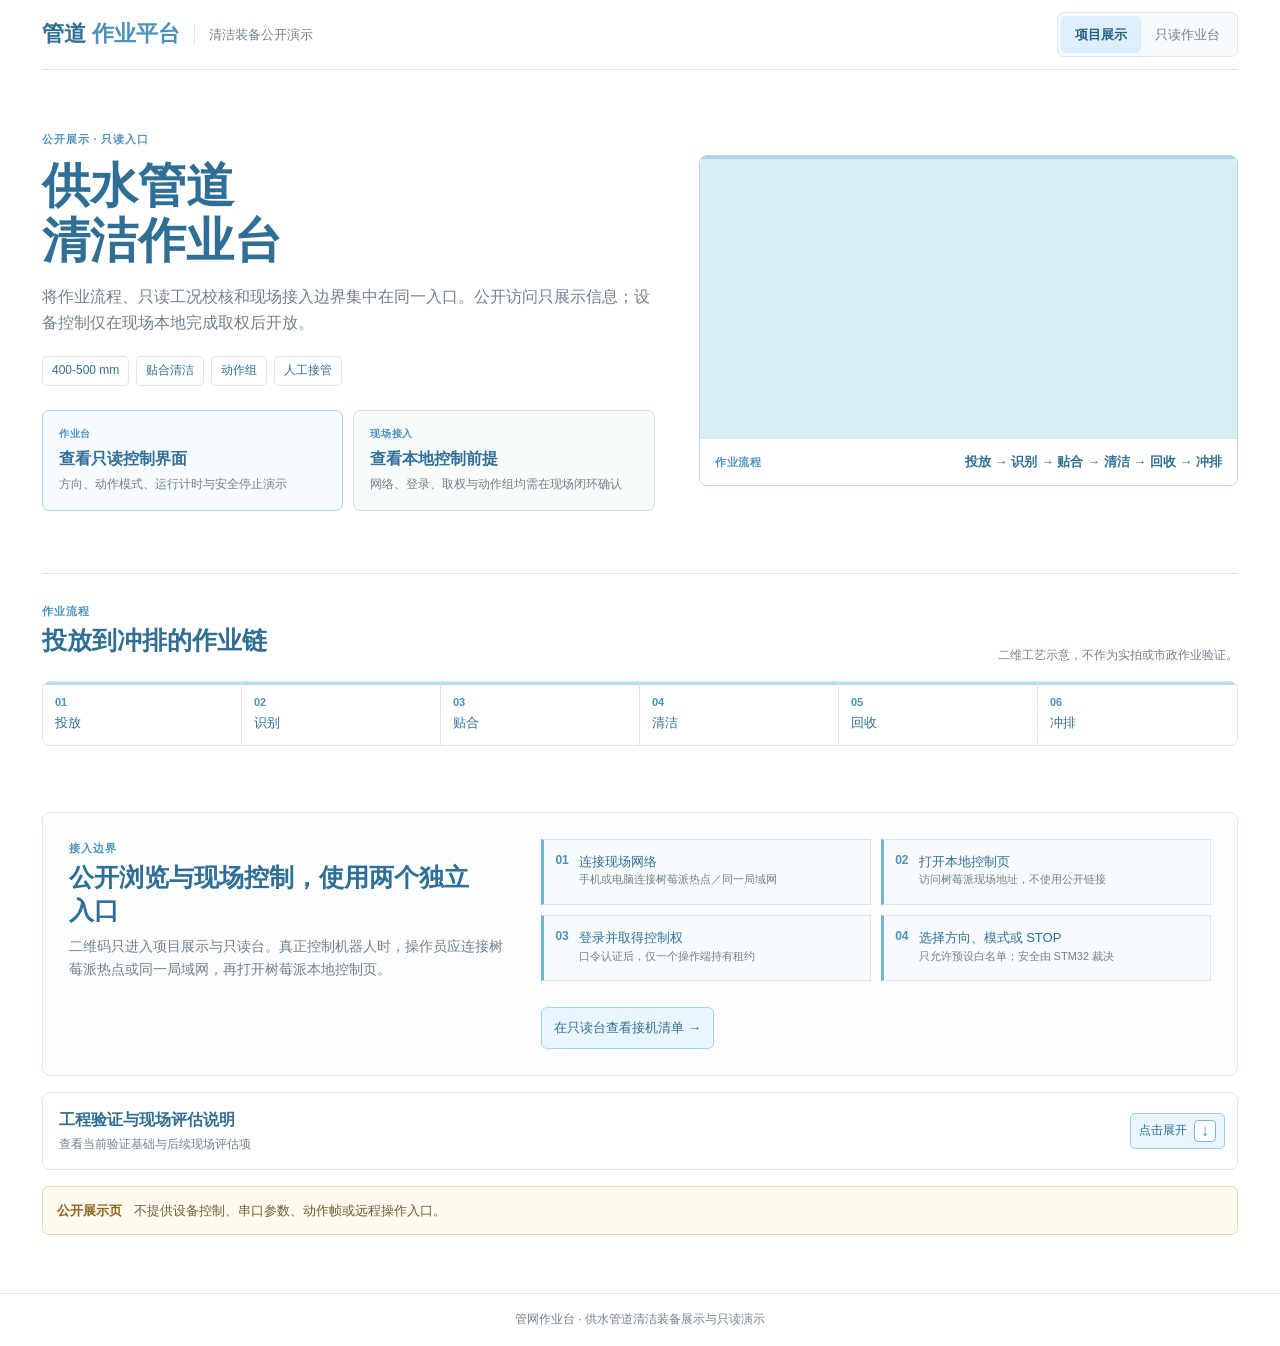
<file: index.html>
<!doctype html>
<html lang="zh-CN">
<head>
  <meta charset="utf-8">
  <meta name="viewport" content="width=device-width, initial-scale=1, viewport-fit=cover">
  <meta name="description" content="供水管道清洁装备公开展示页">
  <meta name="theme-color" content="#ffffff">
  <link rel="icon" href="data:,">
  <title>管道作业平台 | 清洁装备公开演示</title>
  <link rel="stylesheet" href="styles.css">
  <link rel="stylesheet" href="tone.css">
  <link rel="stylesheet" href="video.css">
</head>
<body>
  <main id="siteShell">
    <nav aria-label="站点导航"><a class="brand" href="#top">管道 <strong>作业平台</strong></a><span>清洁装备公开演示</span><div class="mode-switch" role="group" aria-label="页面模式"><button class="mode active" data-mode="showcase">项目展示</button><button class="mode" data-mode="console">只读作业台</button></div></nav>
    <section id="showcase" class="mode-view active">
    <header id="top" class="intro">
      <div class="intro-grid">
        <div class="intro-copy">
          <p class="eyebrow">公开展示 · 只读入口</p>
          <h1>供水管道<br>清洁作业台</h1>
          <p class="lead">将作业流程、只读工况校核和现场接入边界集中在同一入口。公开访问只展示信息；设备控制仅在现场本地完成取权后开放。</p>
          <div class="tags"><span>400-500 mm</span><span>贴合清洁</span><span>动作组</span><span>人工接管</span></div>
          <div class="entry-grid"><button class="entry-card" data-open-console><span>作业台</span><b>查看只读控制界面</b><small>方向、动作模式、运行计时与安全停止演示</small></button><button class="entry-card local" data-open-integration><span>现场接入</span><b>查看本地控制前提</b><small>网络、登录、取权与动作组均需在现场闭环确认</small></button></div>
        </div>
        <figure class="hero-video" aria-label="管道清洁作业流程二维示意"><video autoplay muted loop playsinline preload="metadata" aria-label="投放、识别、贴合、清洁、回收、冲排的二维作业流程动画"><source src="assets/lanjing-x1-process-v2.mp4" type="video/mp4">当前浏览器不支持播放该动画视频。</video><figcaption><span>作业流程</span><b>投放 → 识别 → 贴合 → 清洁 → 回收 → 冲排</b></figcaption></figure>
      </div>
    </header>
    <section id="process" class="process-section">
      <div class="section-head"><div><p class="eyebrow">作业流程</p><h2>投放到冲排的作业链</h2></div><p>二维工艺示意，不作为实拍或市政作业验证。</p></div>
      <ol class="steps"><li><b>01</b><span>投放</span></li><li><b>02</b><span>识别</span></li><li><b>03</b><span>贴合</span></li><li><b>04</b><span>清洁</span></li><li><b>05</b><span>回收</span></li><li><b>06</b><span>冲排</span></li></ol>
    </section>
    <section class="local-path" aria-label="本地控制路径说明">
      <div><p class="eyebrow">接入边界</p><h2>公开浏览与现场控制，使用两个独立入口</h2><p>二维码只进入项目展示与只读台。真正控制机器人时，操作员应连接树莓派热点或同一局域网，再打开树莓派本地控制页。</p></div>
      <ol><li><b>01</b><span>连接现场网络<small>手机或电脑连接树莓派热点／同一局域网</small></span></li><li><b>02</b><span>打开本地控制页<small>访问树莓派现场地址，不使用公开链接</small></span></li><li><b>03</b><span>登录并取得控制权<small>口令认证后，仅一个操作端持有租约</small></span></li><li><b>04</b><span>选择方向、模式或 STOP<small>只允许预设白名单；安全由 STM32 裁决</small></span></li></ol>
      <button class="local-path-link" data-open-integration>在只读台查看接机清单 →</button>
    </section>
    <details class="boundary"><summary><span><b>工程验证与现场评估说明</b><small>查看当前验证基础与后续现场评估项</small></span><i class="boundary-action" aria-hidden="true"><em class="expand-label">点击展开</em><em class="collapse-label">点击收起</em><strong class="arrow">↓</strong></i></summary><div class="boundary-grid"><article><p class="eyebrow">CURRENT BASIS</p><h2>当前项目基础</h2><ul><li>450 mm 样管已有机器人通行与演示记录。</li><li>现有链路支持云端辅助建议与人工动作组接管。</li><li>二维覆盖分析与流程动画用于竞赛表达。</li></ul></article><article><p class="eyebrow">NEXT GATE</p><h2>现场评估要点</h2><ul><li>阀门隔离、残余压力、排水与应急回收条件。</li><li>水密、漏水、低压、过流、卡滞的实测记录。</li><li>真实摄像头、串口回读和市政准入条件。</li></ul></article></div></details>
    <section class="notice"><b>公开展示页</b><span>不提供设备控制、串口参数、动作帧或远程操作入口。</span></section>
    </section>
    <section id="console" class="mode-view console-preview" aria-label="只读作业台预览">
      <div class="console-frame"><iframe id="consoleFrame" title="管网作业台只读界面" src="console/"></iframe></div>
    </section>
  </main>
  <footer>管网作业台 · 供水管道清洁装备展示与只读演示</footer>
  <script src="site.js"></script>
</body>
</html>
</file>
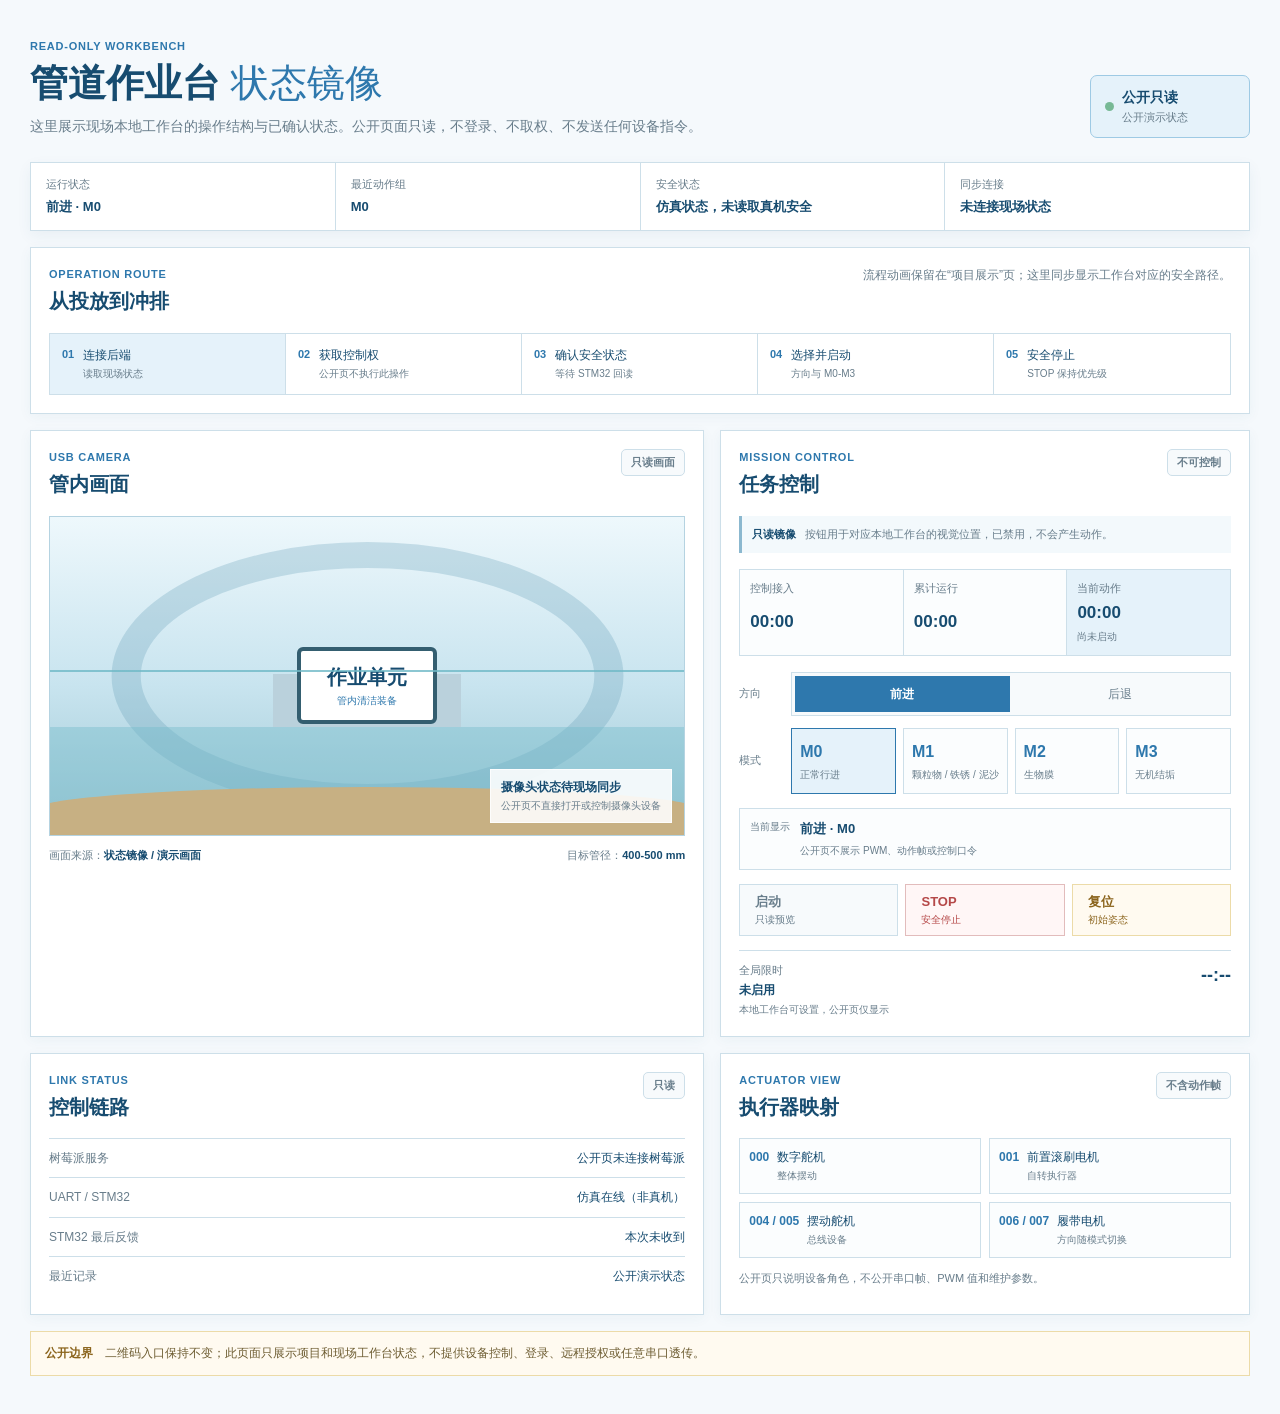
<file: console/index.html>
<!doctype html>
<html lang="zh-CN">
<head>
  <meta charset="utf-8">
  <meta name="viewport" content="width=device-width, initial-scale=1, viewport-fit=cover">
  <meta name="robots" content="noindex">
  <meta name="state-endpoint" content="">
  <title>只读作业台 | 管道作业平台</title>
  <link rel="stylesheet" href="styles.css?v=readonly-r1">
</head>
<body>
  <main class="shell">
    <header class="masthead">
      <div>
        <p class="eyebrow">READ-ONLY WORKBENCH</p>
        <h1>管道作业台 <span>状态镜像</span></h1>
        <p class="intro">这里展示现场本地工作台的操作结构与已确认状态。公开页面只读，不登录、不取权、不发送任何设备指令。</p>
      </div>
      <div class="read-only-badge"><span class="status-dot"></span><b>公开只读</b><small id="stateSource">公开演示状态</small></div>
    </header>

    <section class="status-band" aria-label="只读状态摘要">
      <div><span>运行状态</span><b id="publicRunState">演示待机</b></div>
      <div><span>最近动作组</span><b id="publicMode">STOP</b></div>
      <div><span>安全状态</span><b id="publicSafety">只读展示，安全由 STM32 裁决</b></div>
      <div><span>同步连接</span><b id="publicConnection">未连接现场状态</b></div>
    </section>

    <section class="workflow" aria-label="作业流程">
      <div class="section-heading"><div><p class="eyebrow">OPERATION ROUTE</p><h2>从投放到冲排</h2></div><p>流程动画保留在“项目展示”页；这里同步显示工作台对应的安全路径。</p></div>
      <ol>
        <li class="active"><b>01</b><span>连接后端<small>读取现场状态</small></span></li>
        <li><b>02</b><span>获取控制权<small>公开页不执行此操作</small></span></li>
        <li><b>03</b><span>确认安全状态<small>等待 STM32 回读</small></span></li>
        <li><b>04</b><span>选择并启动<small>方向与 M0-M3</small></span></li>
        <li><b>05</b><span>安全停止<small>STOP 保持优先级</small></span></li>
      </ol>
    </section>

    <section class="dashboard">
      <article class="card camera-card">
        <div class="card-heading"><div><p class="eyebrow">USB CAMERA</p><h2>管内画面</h2></div><span class="badge" id="publicCameraBadge">只读画面</span></div>
        <div class="camera-view" aria-label="公开只读摄像头状态">
          <div class="pipe-viewport"><span class="scan-line"></span><div class="pipe-ring"></div><div class="pipe-water"></div><div class="pipe-sediment"></div><div class="robot-mark"><b>作业单元</b><small>管内清洁装备</small></div></div>
          <div class="camera-placeholder"><strong id="publicCamera">摄像头状态待现场同步</strong><small>公开页不直接打开或控制摄像头设备</small></div>
        </div>
        <div class="camera-meta"><span>画面来源：<b id="publicCameraSource">状态镜像 / 演示画面</b></span><span>目标管径：<b>400-500 mm</b></span></div>
      </article>

      <article class="card control-card">
        <div class="card-heading"><div><p class="eyebrow">MISSION CONTROL</p><h2>任务控制</h2></div><span class="badge neutral">不可控制</span></div>
        <div class="read-only-note"><b>只读镜像</b><span>按钮用于对应本地工作台的视觉位置，已禁用，不会产生动作。</span></div>
        <div class="timing-grid" aria-label="运行计时"><div><span>控制接入</span><b id="publicAccessTimer">00:00</b></div><div><span>累计运行</span><b id="publicTotalTimer">00:00</b></div><div class="accent"><span>当前动作</span><b id="publicSegmentTimer">00:00</b><small id="publicSegmentLabel">尚未启动</small></div></div>
        <div class="control-row"><span>方向</span><div class="segmented"><button type="button" disabled id="publicForward">前进</button><button type="button" disabled id="publicReverse">后退</button></div></div>
        <div class="control-row mode-row"><span>模式</span><div class="mode-grid"><button type="button" disabled data-public-mode="M0"><b>M0</b><small>正常行进</small></button><button type="button" disabled data-public-mode="M1"><b>M1</b><small>颗粒物 / 铁锈 / 泥沙</small></button><button type="button" disabled data-public-mode="M2"><b>M2</b><small>生物膜</small></button><button type="button" disabled data-public-mode="M3"><b>M3</b><small>无机结垢</small></button></div></div>
        <div class="prepared"><span>当前显示</span><b id="publicPreparedCommand">前进 · M0</b><small>公开页不展示 PWM、动作帧或控制口令</small></div>
        <div class="action-row"><button type="button" disabled class="start"><b>启动</b><span>只读预览</span></button><button type="button" disabled class="stop"><b>STOP</b><span>安全停止</span></button><button type="button" disabled class="reset"><b>复位</b><span>初始姿态</span></button></div>
        <div class="readonly-timer"><div><span>全局限时</span><b id="publicTimerState">未启用</b></div><strong id="publicCountdown">--:--</strong><small>本地工作台可设置，公开页仅显示</small></div>
      </article>
    </section>

    <section class="status-grid">
      <article class="card status-card"><div class="card-heading"><div><p class="eyebrow">LINK STATUS</p><h2>控制链路</h2></div><span class="badge neutral">只读</span></div><dl><div><dt>树莓派服务</dt><dd id="publicService">公开页未连接</dd></div><div><dt>UART / STM32</dt><dd id="publicLink">状态待同步</dd></div><div><dt>STM32 最后反馈</dt><dd id="publicFeedback">本次未收到</dd></div><div><dt>最近记录</dt><dd id="publicEvent">公开演示状态</dd></div></dl></article>
      <article class="card status-card"><div class="card-heading"><div><p class="eyebrow">ACTUATOR VIEW</p><h2>执行器映射</h2></div><span class="badge neutral">不含动作帧</span></div><div class="actuator-list"><div><b>000</b><span>数字舵机</span><small>整体摆动</small></div><div><b>001</b><span>前置滚刷电机</span><small>自转执行器</small></div><div><b>004 / 005</b><span>摆动舵机</span><small>总线设备</small></div><div><b>006 / 007</b><span>履带电机</span><small>方向随模式切换</small></div></div><p class="status-foot">公开页只说明设备角色，不公开串口帧、PWM 值和维护参数。</p></article>
    </section>

    <section class="public-boundary"><b>公开边界</b><span>二维码入口保持不变；此页面只展示项目和现场工作台状态，不提供设备控制、登录、远程授权或任意串口透传。</span></section>
  </main>
  <script src="app.js?v=readonly-r1"></script>
</body>
</html>
</file>
<file: styles.css>
:root{--paper:#f4f8fb;--white:#fff;--ink:#153044;--muted:#607989;--blue:#287dae;--blue-dark:#123f5d;--sky:#e9f5fa;--cyan:#e7f5f3;--line:#c8dce6;--amber:#8b641c}*{box-sizing:border-box}html{scroll-behavior:smooth}body{margin:0;background:var(--paper);color:var(--ink);font:15px/1.65 "Microsoft YaHei",Arial,sans-serif}main{max-width:1320px;margin:auto;padding:0 42px 58px}nav{position:sticky;top:0;z-index:20;min-height:70px;display:flex;align-items:center;gap:14px;border-bottom:1px solid var(--line);background:rgba(255,255,255,.94);backdrop-filter:blur(14px)}.brand{font-size:22px;font-weight:700;color:var(--blue-dark);text-decoration:none}.brand strong{color:var(--blue)}nav>span{padding-left:14px;border-left:1px solid var(--line);color:var(--muted);font-size:13px}.mode-switch{display:flex;margin-left:auto;border:1px solid var(--line);border-radius:7px;padding:3px;background:#f7fbfd}.mode{border:0;border-radius:5px;background:transparent;color:var(--muted);padding:8px 14px;cursor:pointer;font:inherit;font-size:13px}.mode:hover,.mode:focus-visible{background:var(--sky);color:var(--blue-dark);outline:2px solid #9ecae4;outline-offset:1px}.mode.active{background:var(--blue);color:#fff;font-weight:700}.mode-view{display:none}.mode-view.active{display:block}.intro{padding:38px 0 40px}.intro-grid{display:grid;grid-template-columns:minmax(0,1fr) minmax(420px,.88fr);gap:44px;align-items:center}.intro-copy{padding:22px 0}.eyebrow{margin:0;color:var(--blue);font-size:11px;font-weight:700;letter-spacing:.08em}h1{font-size:48px;line-height:1.15;letter-spacing:0;margin:10px 0 15px;color:var(--blue-dark)}h2{font-size:25px;line-height:1.3;margin:4px 0 9px;color:var(--blue-dark)}.lead{max-width:630px;margin:0;color:var(--muted);font-size:16px}.tags{display:flex;flex-wrap:wrap;gap:7px;margin-top:20px}.tags span{padding:4px 9px;border:1px solid var(--line);border-radius:5px;background:var(--white);color:var(--blue-dark);font-size:12px}.hero-video{position:relative;display:grid;grid-template-rows:1fr auto;min-height:330px;margin:0;overflow:hidden;border:1px solid #b8d7e5;border-radius:8px;background:#e8f5fa;box-shadow:0 14px 32px rgba(26,75,102,.11)}.hero-video:before{content:"";position:absolute;z-index:2;inset:0;border-top:3px solid #4e9cc4;pointer-events:none}.hero-video video{display:block;width:100%;height:100%;min-height:282px;object-fit:cover;background:#d9edf5}.hero-video figcaption{position:relative;z-index:3;display:flex;justify-content:space-between;gap:15px;align-items:center;padding:12px 15px;background:#fff;border-top:1px solid var(--line);color:var(--blue-dark);font-size:13px}.hero-video figcaption span{color:var(--blue);font-size:11px;font-weight:700;letter-spacing:.07em}.entry-grid{display:grid;grid-template-columns:1fr 1fr;gap:10px;margin-top:24px}.entry-card{display:grid;gap:3px;padding:15px 16px;border:1px solid #9fc5d9;border-radius:7px;background:var(--white);color:var(--ink);text-align:left;font:inherit;cursor:pointer;box-shadow:0 2px 7px rgba(36,83,108,.05)}.entry-card:hover,.entry-card:focus-visible{border-color:var(--blue);background:var(--sky);outline:2px solid #abd7ec;outline-offset:2px}.entry-card span{color:var(--blue);font-size:10px;font-weight:700;letter-spacing:.07em}.entry-card b{font-size:16px;color:var(--blue-dark)}.entry-card small{color:var(--muted);font-size:12px}.process-section{padding:28px 0 8px;border-top:1px solid var(--line)}.section-head{display:flex;justify-content:space-between;gap:24px;align-items:end;margin-bottom:14px}.section-head>p{max-width:350px;margin:0;color:var(--muted);font-size:12px;text-align:right}.animation{margin:0;border:1px solid var(--line);border-radius:8px;overflow:hidden;background:var(--white);box-shadow:0 5px 16px rgba(41,89,112,.06)}.animation video{display:block;width:100%;max-height:480px;object-fit:contain;background:#edf6fa}.animation figcaption{padding:11px 14px;color:var(--muted);font-size:13px}.steps{display:grid;grid-template-columns:repeat(6,1fr);gap:0;padding:0;margin:16px 0 30px;list-style:none;border:1px solid var(--line);border-radius:8px;overflow:hidden;background:var(--white)}.steps li{position:relative;padding:11px 12px 12px;border:0;border-right:1px solid var(--line);color:var(--muted);font-size:13px}.steps li:last-child{border-right:0}.steps li:before{content:"";position:absolute;top:0;left:0;right:0;height:3px;background:#8ebed7}.steps b{display:block;color:var(--blue);font-size:11px}.steps span{color:var(--blue-dark)}.local-path{display:grid;grid-template-columns:.9fr 1.35fr;gap:26px;margin:28px 0 14px;padding:26px;border:1px solid var(--line);border-radius:8px;background:var(--white)}.local-path h2{max-width:420px}.local-path>div>p:not(.eyebrow){margin:0;color:var(--muted);font-size:14px}.local-path ol{display:grid;grid-template-columns:1fr 1fr;gap:10px;list-style:none;margin:0;padding:0}.local-path li{display:flex;gap:10px;padding:11px;border:1px solid #d5e6ed;border-left:3px solid #75b5d4;background:#f5fbfe}.local-path li>b{color:var(--blue);font-size:12px}.local-path li span{font-size:13px;color:var(--blue-dark)}.local-path li small{display:block;color:var(--muted);font-size:11px;line-height:1.45}.local-path-link{grid-column:2;justify-self:start;padding:9px 12px;border:1px solid var(--blue);border-radius:6px;background:var(--white);color:var(--blue-dark);font:inherit;font-size:13px;cursor:pointer}.local-path-link:hover,.local-path-link:focus-visible{background:var(--sky);outline:2px solid #abd7ec;outline-offset:2px}.boundary{display:block;margin-top:16px;border:1px solid var(--line);border-radius:8px;background:var(--white)}.boundary summary{list-style:none;display:flex;align-items:center;justify-content:space-between;gap:14px;cursor:pointer;min-height:74px}.boundary summary::-webkit-details-marker{display:none}.boundary summary>span{display:grid;gap:2px;padding:14px 16px}.boundary summary b{color:var(--blue-dark);font-size:16px}.boundary summary small{color:var(--muted);font-size:12px}.boundary-action{display:flex;align-items:center;gap:7px;margin-right:12px;padding:6px 8px;border:1px solid #9ecae4;border-radius:5px;background:var(--sky);color:var(--blue-dark);font-style:normal}.boundary-action em{font-style:normal;font-size:12px;white-space:nowrap}.boundary-action .collapse-label{display:none}.boundary-action strong{display:grid;place-items:center;width:22px;height:22px;border:1px solid #79b4d2;border-radius:4px;background:#fff;color:var(--blue);font-size:17px;line-height:1}.boundary[open] summary{border-bottom:1px solid var(--line)}.boundary[open] .boundary-action{background:var(--cyan)}.boundary[open] .expand-label{display:none}.boundary[open] .collapse-label{display:block}.boundary[open] .boundary-action strong{transform:rotate(180deg)}.boundary-grid{display:grid;grid-template-columns:1fr 1fr;gap:1px;background:var(--line)}.boundary-grid article{padding:20px;background:#fbfdfe}.boundary-grid ul{margin:12px 0 0;padding-left:20px;color:var(--muted)}.boundary-grid li{margin:7px 0}.notice{display:flex;gap:12px;align-items:center;margin-top:16px;padding:13px 14px;border:1px solid #ecdba8;border-radius:7px;background:#fffaf0;color:#6e5d32;font-size:13px}.notice b{color:var(--amber);white-space:nowrap}footer{border-top:1px solid var(--line);padding:16px 34px;color:var(--muted);font-size:12px;text-align:center}.console-preview{margin:0 -42px -58px;padding:0;background:#eff7fb}.console-frame{max-width:none;margin:auto;border:1px solid var(--line);background:#fff;box-shadow:0 5px 18px rgba(41,89,112,.08)}.console-frame iframe{display:block;width:100%;height:calc(100vh - 72px);min-height:720px;border:0;background:#f5f9fc}.console-float-nav{position:fixed;left:16px;bottom:18px;z-index:30;display:grid;width:62px;overflow:hidden;border:1px solid #8cb7ce;border-radius:7px;background:#fff;box-shadow:0 8px 20px rgba(36,83,108,.16)}.console-float-nav button{display:grid;place-items:center;gap:1px;min-height:46px;padding:5px 3px;border:0;border-bottom:1px solid var(--line);background:#fff;color:var(--blue-dark);cursor:pointer;font:inherit}.console-float-nav button:last-child{border-bottom:0;background:var(--sky)}.console-float-nav button:hover,.console-float-nav button:focus-visible{background:#d8eef8;color:var(--blue-dark);outline:0}.console-float-nav b{font-size:11px;color:var(--blue);line-height:1}.console-float-nav span{font-size:10px;line-height:1.15}.console-float-nav .console-float-toggle{border-top:1px solid var(--line);border-bottom:0;background:#e2f1f8;color:var(--blue-dark);font-weight:700}.console-float-nav .toggle-collapsed{display:none}.console-float-nav.collapsed{width:44px;height:44px;border-radius:50%;overflow:hidden}.console-float-nav.collapsed>button:not(.console-float-toggle){display:none}.console-float-nav.collapsed .console-float-toggle{display:grid;width:44px;height:44px;min-height:44px;padding:0;border:0;border-radius:50%;font-size:11px}.console-float-nav.collapsed .toggle-expanded{display:none}.console-float-nav.collapsed .toggle-collapsed{display:block}@media(max-width:860px){main{padding:0 22px 42px}.intro-grid{grid-template-columns:1fr;gap:18px}.hero-video{min-height:0}.hero-video video{min-height:0;aspect-ratio:16/9}.console-preview{margin:0 -22px -42px}}@media(max-width:760px){main{padding:0 16px 34px}nav{gap:8px;flex-wrap:wrap;padding:7px 0}.mode-switch{margin-left:0}.mode{padding:7px 9px;font-size:12px}nav>span{padding-left:8px;font-size:12px}h1{font-size:36px}.intro{padding:30px 0 34px}.intro-copy{padding:0}.lead{font-size:15px}.section-head{display:block}.section-head>p{text-align:left;margin-top:7px}.steps{grid-template-columns:repeat(3,1fr)}.steps li:nth-child(3){border-right:0}.steps li:nth-child(-n+3){border-bottom:1px solid var(--line)}.boundary-grid{grid-template-columns:1fr}.local-path{grid-template-columns:1fr;padding:16px}.local-path ol{grid-template-columns:1fr}.local-path-link{grid-column:auto}.entry-grid{grid-template-columns:1fr}.hero-video figcaption{display:grid;gap:2px}.boundary-action em{display:none}.console-preview{margin:0 -16px -34px}.console-frame iframe{height:calc(100vh - 96px);min-height:640px}.console-float-nav{left:10px;bottom:12px;width:56px}.console-float-nav button{min-height:43px}.console-float-nav span{font-size:10px}.console-float-nav.collapsed{width:42px;height:42px}.console-float-nav.collapsed .console-float-toggle{width:42px;height:42px;min-height:42px}}
</file>
<file: tone.css>
/* 公开展示页：中性白底与功能分级色 */
:root{--paper:#fff;--white:#fff;--ink:#2b3945;--muted:#71808d;--blue:#4a92bd;--blue-dark:#2f6f96;--sky:#eaf6fd;--cyan:#e9f7f5;--line:#dce5ea;--amber:#8b641c}body{background:#fff}.mode-switch{background:#f8fbfd}.mode.active{background:#dceffa;color:#245f84}.mode:hover,.mode:focus-visible{background:#eef8fd}.entry-card{background:#fff;border-color:#c9e0ed;box-shadow:none}.entry-card:first-child{background:#f5fbff;border-color:#abd4e9}.entry-card.local{background:#f7fcfb;border-color:#c7e6df}.entry-card:hover,.entry-card:focus-visible{background:#eaf6fd;border-color:#77b6da}.hero-video,.animation{box-shadow:none}.hero-video{background:#f7fbfd}.hero-video:before{border-top-color:#a9d5eb}.steps{background:#fff}.steps li:before{background:#b7dced}.local-path{background:#fbfdfe;box-shadow:none}.local-path li{background:#f7fbfd}.local-path-link{background:#eaf6fd;border-color:#a7d1e7}.boundary{box-shadow:none}.console-preview{background:#fff}.console-frame{box-shadow:none}.console-float-nav{box-shadow:0 4px 13px rgba(43,80,101,.12)}
</file>
<file: video.css>
.animation video {
  display: block;
  width: 100%;
  height: auto;
  aspect-ratio: 16 / 9;
  background: #092630;
}
</file>
<file: console/styles.css>
:root{--paper:#f5f9fc;--white:#fff;--ink:#172b3b;--muted:#687d8b;--blue:#2e78ad;--blue-dark:#174c70;--sky:#e5f2fa;--line:#cddfe9;--amber:#8b641c;--red:#b54848}*{box-sizing:border-box}body{margin:0;background:var(--paper);color:var(--ink);font:14px/1.55 "Microsoft YaHei",Arial,sans-serif}.shell{max-width:1280px;margin:auto;padding:0 30px 38px}.masthead{display:flex;justify-content:space-between;align-items:end;gap:24px;padding:38px 0 24px}.eyebrow{margin:0;color:var(--blue);font-size:11px;font-weight:700;letter-spacing:.07em}.masthead h1{margin:6px 0 10px;color:var(--blue-dark);font-size:38px;line-height:1.18}.masthead h1 span{color:var(--blue);font-weight:400}.intro{max-width:720px;margin:0;color:var(--muted)}.read-only-badge{display:grid;grid-template-columns:auto 1fr;column-gap:8px;align-items:center;min-width:160px;padding:11px 14px;border:1px solid #9ecae4;border-radius:7px;background:var(--sky);color:var(--blue-dark)}.status-dot{width:9px;height:9px;border-radius:50%;background:#77b995;grid-row:span 2}.read-only-badge b{font-size:14px}.read-only-badge small{color:var(--muted);font-size:11px}.status-band{display:grid;grid-template-columns:repeat(4,1fr);gap:1px;margin-bottom:16px;border:1px solid var(--line);background:var(--line);box-shadow:0 5px 14px rgba(41,89,112,.06)}.status-band>div{display:grid;gap:4px;padding:13px 15px;background:var(--white)}.status-band span,.timing-grid span,.control-row>span,.readonly-timer span{color:var(--muted);font-size:11px}.status-band b{color:var(--blue-dark);font-size:13px}.workflow,.card{border:1px solid var(--line);background:var(--white);box-shadow:0 3px 12px rgba(41,89,112,.05)}.workflow{padding:18px;margin-bottom:16px}.section-heading,.card-heading{display:flex;align-items:start;justify-content:space-between;gap:18px}.section-heading h2,.card-heading h2{margin:3px 0 0;color:var(--blue-dark);font-size:20px}.section-heading>p{max-width:380px;margin:0;color:var(--muted);font-size:12px;text-align:right}.workflow ol{display:grid;grid-template-columns:repeat(5,1fr);gap:0;margin:16px 0 0;padding:0;list-style:none;border:1px solid var(--line)}.workflow li{display:flex;gap:9px;padding:12px;border-right:1px solid var(--line);color:var(--blue-dark)}.workflow li:last-child{border-right:0}.workflow li.active{background:var(--sky)}.workflow li>b{color:var(--blue);font-size:11px}.workflow li span{font-size:12px}.workflow li small{display:block;margin-top:2px;color:var(--muted);font-size:10px}.dashboard,.status-grid{display:grid;grid-template-columns:1.12fr .88fr;gap:16px}.card{padding:18px}.badge{display:inline-flex;align-items:center;min-height:25px;padding:4px 9px;border:1px solid #9bc7dc;border-radius:5px;background:var(--sky);color:var(--blue-dark);font-size:11px;font-weight:700}.badge.neutral{border-color:var(--line);background:#f7fafc;color:var(--muted)}.camera-view{position:relative;min-height:320px;margin-top:16px;overflow:hidden;border:1px solid #b5d3e1;background:#eef8fc}.pipe-viewport{position:absolute;inset:0;overflow:hidden;background:linear-gradient(180deg,#eef8fc,#c8e4ef 53%,#9ec7d4)}.pipe-ring{position:absolute;inset:25px 14%;border:26px solid rgba(93,153,178,.27);border-radius:50%;transform:scale(1.12,1)}.pipe-water{position:absolute;right:0;bottom:0;left:0;height:34%;background:#70b9c766}.pipe-sediment{position:absolute;right:-3%;bottom:0;left:-3%;height:15%;border-radius:50% 50% 0 0;background:#c7b083}.robot-mark{position:absolute;top:41%;left:39%;display:grid;min-width:140px;padding:11px 17px;border:4px solid #345e70;border-radius:6px;background:#fff;color:var(--blue-dark);text-align:center;box-shadow:-36px 15px 0 -12px #bad1dc,36px 15px 0 -12px #bad1dc}.robot-mark b{font-size:20px}.robot-mark small{color:var(--blue);font-size:10px}.scan-line{position:absolute;z-index:2;top:48%;right:0;left:0;height:2px;background:#70b9c7;opacity:.8}.camera-placeholder{position:absolute;right:12px;bottom:12px;z-index:3;display:grid;gap:2px;padding:8px 10px;border:1px solid rgba(255,255,255,.8);background:rgba(255,255,255,.88);color:var(--blue-dark);font-size:12px}.camera-placeholder small{color:var(--muted);font-size:10px}.camera-meta{display:flex;justify-content:space-between;gap:12px;flex-wrap:wrap;margin-top:11px;color:var(--muted);font-size:11px}.camera-meta b{color:var(--blue-dark)}.read-only-note{display:flex;gap:9px;margin-top:16px;padding:10px;border-left:3px solid #8bb8cf;background:#f3f9fc;color:var(--muted);font-size:11px}.read-only-note b{color:var(--blue-dark);white-space:nowrap}.timing-grid{display:grid;grid-template-columns:repeat(3,1fr);gap:1px;margin:16px 0;background:var(--line);border:1px solid var(--line)}.timing-grid>div{display:grid;gap:3px;padding:10px;background:#fbfdfe}.timing-grid b{color:var(--blue-dark);font-size:17px}.timing-grid small{color:var(--muted);font-size:10px}.timing-grid .accent{background:var(--sky)}.control-row{display:grid;grid-template-columns:42px 1fr;align-items:center;gap:10px;margin-top:12px}.segmented{display:grid;grid-template-columns:1fr 1fr;gap:3px;padding:3px;border:1px solid var(--line);background:#f7fafc}.segmented button{min-height:36px;border:0;background:transparent;color:var(--muted);font:inherit;font-size:12px}.segmented button.selected{background:var(--blue);color:#fff;font-weight:700}.mode-grid{display:grid;grid-template-columns:repeat(4,1fr);gap:7px}.mode-grid button{min-height:66px;padding:8px;border:1px solid var(--line);background:#fbfdfe;color:var(--ink);text-align:left;font:inherit}.mode-grid button.selected{border-color:var(--blue);background:var(--sky)}.mode-grid button b{display:block;color:var(--blue);font-size:16px}.mode-grid button small{display:block;margin-top:3px;color:var(--muted);font-size:10px;line-height:1.3}.prepared{display:grid;grid-template-columns:auto 1fr;gap:4px 10px;margin-top:14px;padding:10px;border:1px solid var(--line);background:#fbfdfe}.prepared span,.prepared small{color:var(--muted);font-size:10px}.prepared b{color:var(--blue-dark);font-size:13px}.prepared small{grid-column:2}.action-row{display:grid;grid-template-columns:1fr 1fr 1fr;gap:7px;margin-top:14px}.action-row button{min-height:52px;border:1px solid var(--line);background:#f7fafc;color:var(--muted);text-align:left;font:inherit}.action-row button b,.action-row button span{display:block;padding:0 9px}.action-row button b{font-size:13px}.action-row button span{font-size:10px}.action-row .stop{border-color:#e2bcbc;background:#fff6f6;color:var(--red)}.action-row .reset{background:#fffaf0;border-color:#ecdba8;color:var(--amber)}.readonly-timer{display:grid;grid-template-columns:1fr auto;gap:3px 10px;margin-top:14px;padding-top:11px;border-top:1px solid var(--line)}.readonly-timer div{display:grid;gap:2px}.readonly-timer b{color:var(--blue-dark);font-size:12px}.readonly-timer strong{color:var(--blue-dark);font-size:18px}.readonly-timer small{grid-column:1 / -1;color:var(--muted);font-size:10px}.status-grid{margin-top:16px}.status-card dl{margin:15px 0 0}.status-card dl div{display:flex;justify-content:space-between;gap:12px;padding:10px 0;border-top:1px solid var(--line)}.status-card dt{color:var(--muted);font-size:12px}.status-card dd{margin:0;color:var(--blue-dark);font-size:12px;text-align:right}.actuator-list{display:grid;grid-template-columns:repeat(2,1fr);gap:8px;margin-top:15px}.actuator-list div{display:grid;grid-template-columns:auto 1fr;gap:2px 8px;padding:9px;border:1px solid var(--line);background:#fbfdfe}.actuator-list b{grid-row:span 2;color:var(--blue);font-size:12px}.actuator-list span{color:var(--blue-dark);font-size:12px}.actuator-list small{color:var(--muted);font-size:10px}.status-foot{margin:12px 0 0;color:var(--muted);font-size:11px}.public-boundary{display:flex;gap:12px;align-items:center;margin-top:16px;padding:12px 14px;border:1px solid #ecdba8;background:#fffaf0;color:#6e5d32;font-size:12px}.public-boundary b{white-space:nowrap;color:var(--amber)}button:disabled{cursor:default;opacity:1}@media(max-width:900px){.dashboard,.status-grid{grid-template-columns:1fr}.workflow ol{grid-template-columns:repeat(3,1fr)}.workflow li:nth-child(3){border-right:0}}@media(max-width:680px){.shell{padding:0 12px 28px}.masthead{display:block;padding:28px 0 18px}.masthead h1{font-size:30px}.read-only-badge{margin-top:16px;width:max-content}.status-band{grid-template-columns:1fr 1fr}.status-band>div{min-width:0}.status-band b{font-size:12px}.workflow{padding:14px}.section-heading{display:block}.section-heading>p{margin-top:6px;text-align:left}.workflow ol{grid-template-columns:1fr 1fr}.workflow li{border-right:1px solid var(--line);border-bottom:1px solid var(--line)}.workflow li:nth-child(2n){border-right:0}.workflow li:last-child{grid-column:span 2;border-bottom:0}.card{padding:14px}.camera-view{min-height:245px}.robot-mark{left:31%;min-width:120px}.mode-grid{grid-template-columns:1fr 1fr}.action-row{grid-template-columns:1fr}.action-row button{min-height:44px}.public-boundary{display:block}.public-boundary b{display:block;margin-bottom:4px}.timing-grid b{font-size:15px}}
</file>
